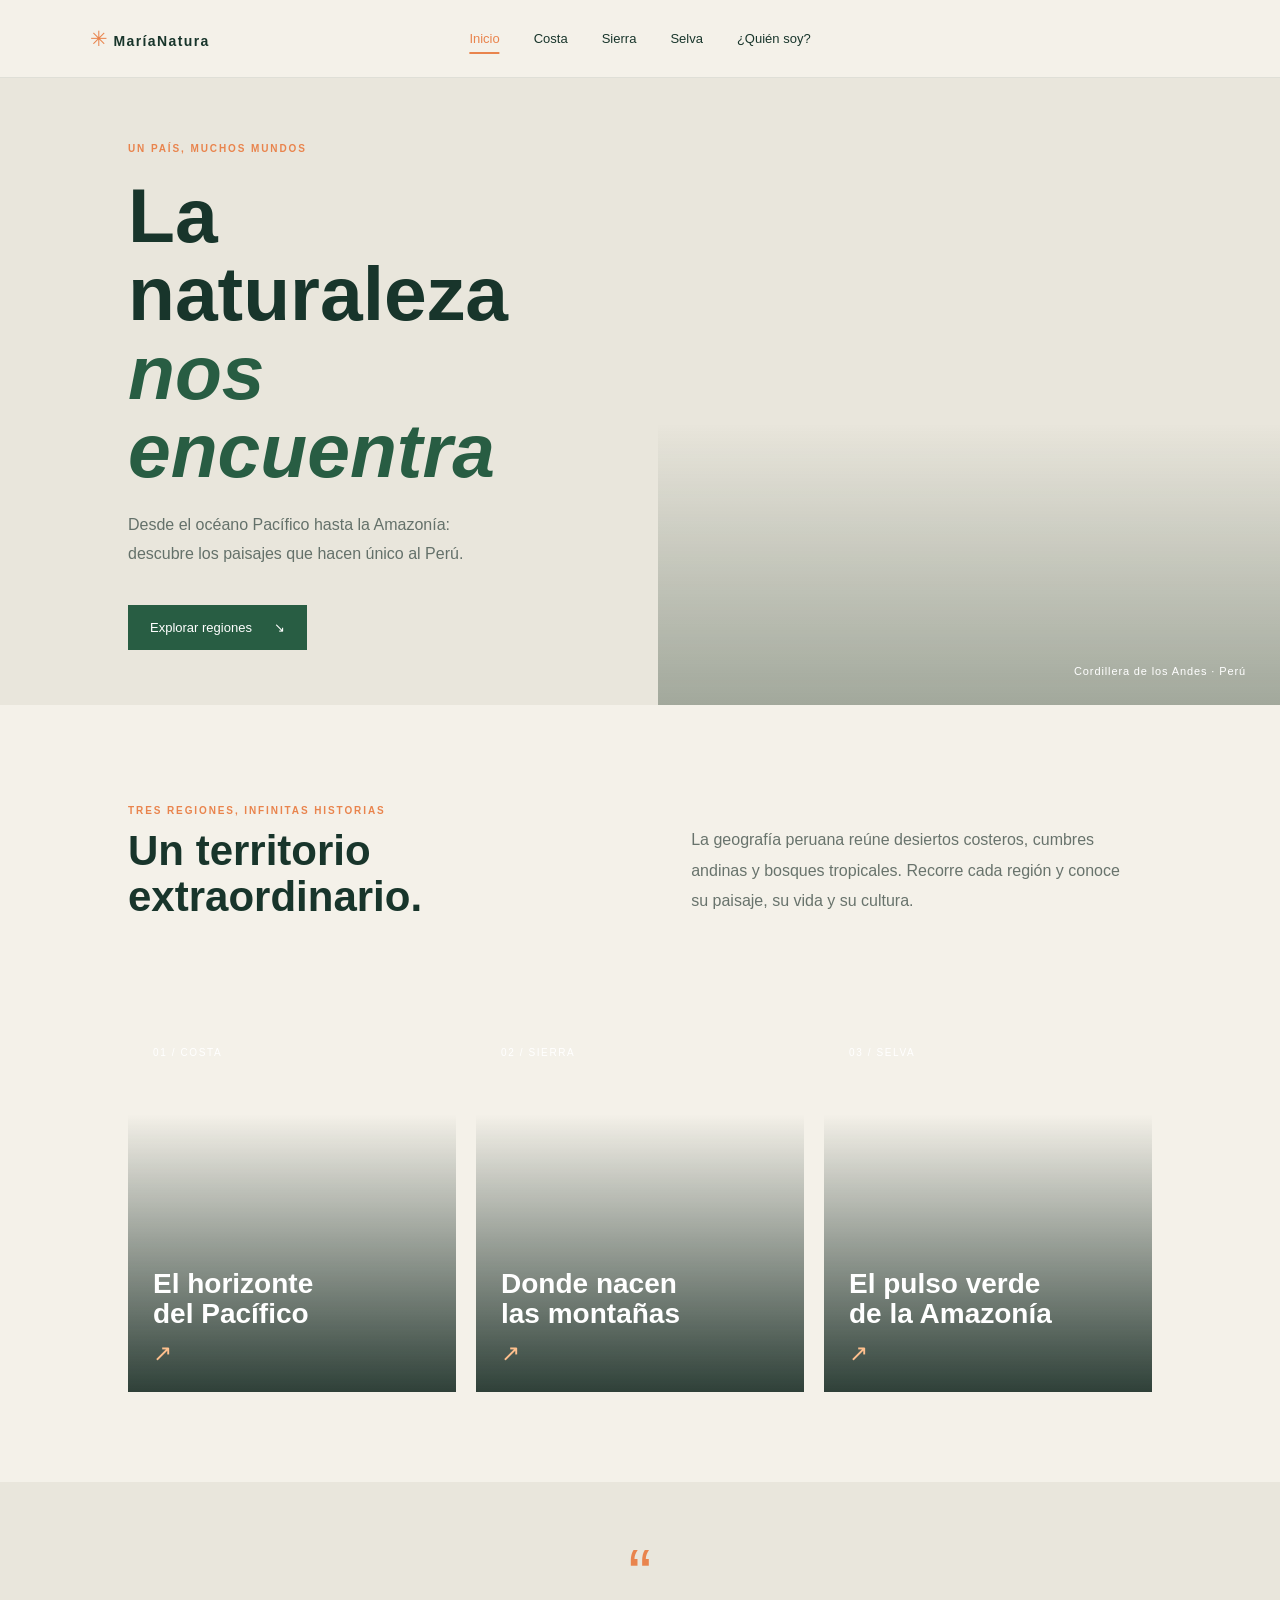
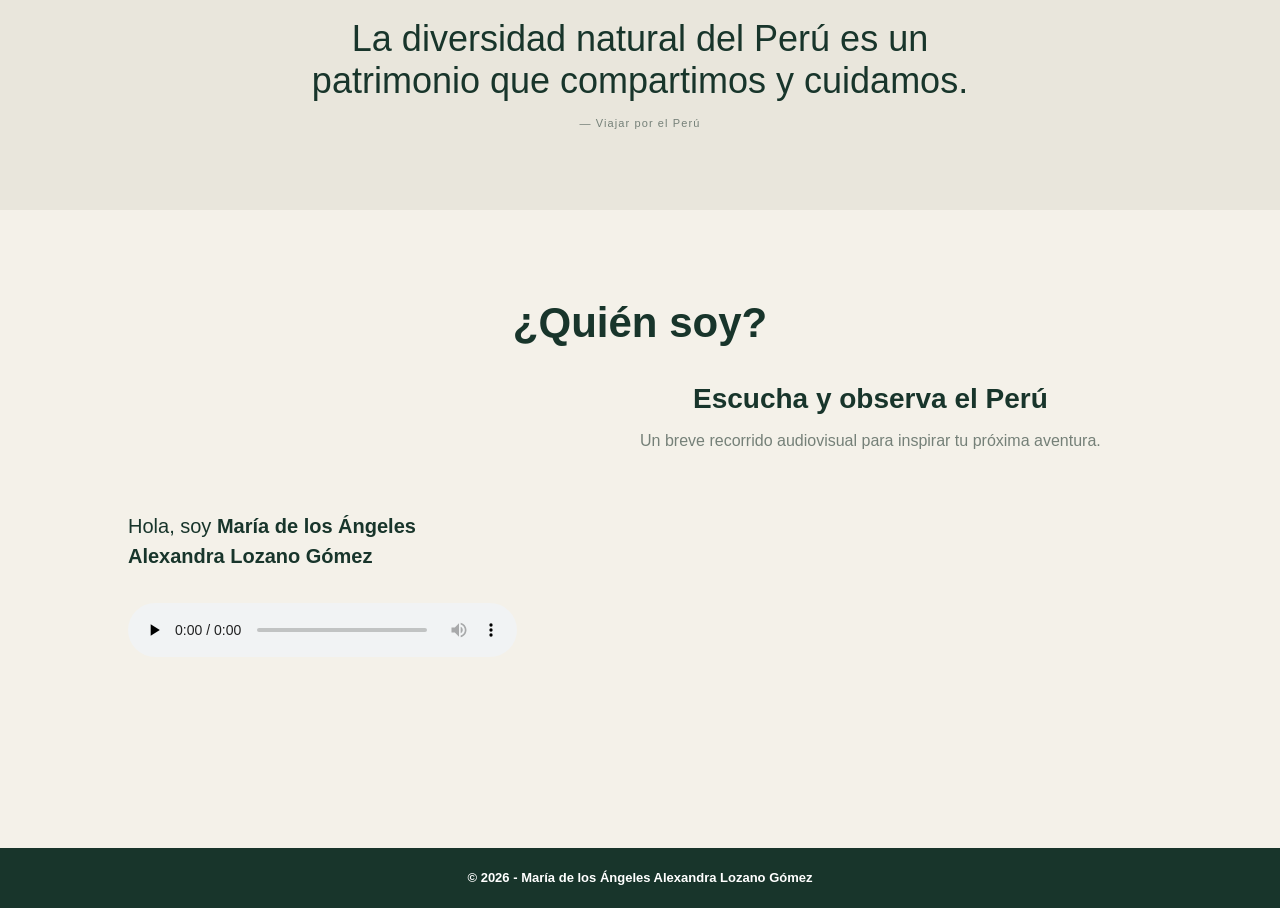
<file: index.html>
<!DOCTYPE html>
<html lang="es">
  <head>
    <meta charset="UTF-8">
    <meta name="viewport" content="width=device-width, initial-scale=1.0">
    <meta name="description" content="Explora la diversidad natural del Perú: costa, sierra y selva.">
    <title> MaríaNatura - Inicio </title>
    <link rel="stylesheet" href="css/index.css">
    <link rel="stylesheet" href="css/menu-footer.css">
  </head>
  <body>
    <a class="salto" href="#contenido"> Saltar al contenido </a>
    <header class="encabezado">
      <a class="marca" href="index.html"><span class="marca-icono"> ✳ </span> MaríaNatura </a>
      <button class="menu-toggle" aria-label="Abrir menú" aria-expanded="false"> ☰ </button>
      <nav class="menu" aria-label="Navegación principal">
        <a class="activo" href="index.html"> Inicio </a>
        <a href="costa.html"> Costa </a>
        <a href="sierra.html"> Sierra </a>
        <a href="selva.html"> Selva </a>
        <a href="#quien-soy">¿Quién soy?</a>
      </nav>
    </header>
    <main id="contenido">
      <section class="hero">
        <div class="hero-texto">
          <p class="sobrelinea"> UN PAÍS, MUCHOS MUNDOS </p>
          <h1> La naturaleza <br><em> nos encuentra </em></h1>
          <p> Desde el océano Pacífico hasta la Amazonía: descubre los paisajes que hacen único al Perú. </p>
          <a class="boton" href="#regiones"> Explorar regiones <span> ↘ </span></a>
        </div>
        <div class="hero-foto">
          <span class="foto-etiqueta"> Cordillera de los Andes · Perú </span>
        </div>
      </section>
      <section class="intro bloque" id="regiones">
        <div>
          <p class="sobrelinea"> TRES REGIONES, INFINITAS HISTORIAS </p>
          <h2> Un territorio <br> extraordinario. </h2>
        </div>
        <p class="intro-texto"> La geografía peruana reúne desiertos costeros, cumbres andinas y bosques tropicales. Recorre cada región y conoce su paisaje, su vida y su cultura. </p>
      </section>
      <section class="tarjetas bloque">
        <a class="tarjeta tarjeta-costa" href="costa.html">
          <span class="numero"> 01 / COSTA </span>
          <div>
            <h3> El horizonte <br> del Pacífico </h3>
            <span class="flecha"> ↗ </span>
          </div>
        </a>
        <a class="tarjeta tarjeta-sierra" href="sierra.html">
          <span class="numero"> 02 / SIERRA </span>
          <div>
            <h3> Donde nacen <br> las montañas </h3>
            <span class="flecha"> ↗ </span>
          </div>
        </a>
        <a class="tarjeta tarjeta-selva" href="selva.html">
          <span class="numero"> 03 / SELVA </span>
          <div>
            <h3> El pulso verde <br> de la Amazonía </h3>
            <span class="flecha"> ↗ </span>
          </div>
        </a>
      </section>
      <section class="cita bloque">
        <span> “ </span>
        <blockquote> La diversidad natural del Perú es un patrimonio que compartimos y cuidamos. </blockquote>
        <p> — Viajar por el Perú </p>
      </section>
      <section class="multimedia bloque" id="quien-soy">
        <h2 class="titulo-quien-soy">¿Quién soy?</h2>
        <div class="presentacion-audio">
          <p class="saludo-audio">Hola, soy <strong>María de los Ángeles Alexandra Lozano Gómez</strong></p>
          <audio controls preload="none">
            <source src="https://upload.wikimedia.org/wikipedia/commons/transcoded/8/8a/Peru_national_anthem.ogg/Peru_national_anthem.ogg.mp3" type="audio/mpeg">
            Tu navegador no admite audio.
          </audio>
        </div>
        <div class="video">
          <h3>Escucha y observa el Perú</h3>
          <p>Un breve recorrido audiovisual para inspirar tu próxima aventura.</p>
          <iframe src="https://www.youtube.com/embed/4OBQZKvnves" title="Video de paisajes del Perú" loading="lazy" allow="accelerometer; autoplay; clipboard-write; encrypted-media; gyroscope; picture-in-picture" allowfullscreen></iframe>
        </div>
      </section>
    </main>
    <footer class="pie">
      <small> © 2026 - María de los Ángeles Alexandra Lozano Gómez </small>
    </footer>
    <script src="js/menu.js"></script>
  </body>
</html>
</file>
<file: css/index.css>
@import url('https://fonts.googleapis.com/css2?family=DM+Sans:wght@400;500;600;700&family=Playfair+Display:ital,wght@0,600;0,700;1,600;1,700&display=swap');
:root {
  --ink: #18352b;
  --green: #285d43;
  --cream: #f4f1e9;
  --orange: #e9844d;
  --muted: #758078
}
* {
  box-sizing: border-box
}
html {
  scroll-behavior: smooth
}
body {
  margin: 0;
  background: var(--cream);
  color: var(--ink);
  font-family: 'DM Sans', sans-serif
}
.salto {
  position: absolute;
  left: -9999px
}
.salto:focus {
  left: 12px;
  top: 12px;
  background: #fff;
  padding: 12px;
  z-index: 5
}
.encabezado {
  height: 78px;
  padding: 0 7%;
  display: flex;
  justify-content: space-between;
  align-items: center;
  background: var(--cream);
  position: sticky;
  top: 0;
  z-index: 4;
  border-bottom: 1px solid #18352b18
}
.marca {
  text-decoration: none;
  color: var(--ink);
  font-size: 14px;
  font-weight: 700;
  letter-spacing: .1em
}
.marca-icono {
  color: var(--orange);
  font-size: 21px
}
.marca span:last-child {
  font-weight: 400;
  letter-spacing: 0
}
.menu {
  display: flex;
  gap: 34px
}
.menu a {
  color: var(--ink);
  text-decoration: none;
  font-size: 13px;
  padding: 10px 0;
  position: relative;
  transition: color .2s
}
.menu a:after {
  content: '';
  position: absolute;
  bottom: 2px;
  left: 0;
  width: 0;
  height: 2px;
  background: var(--orange);
  transition: width .25s
}
.menu a:hover,.menu a:focus,.menu a.activo {
  color: var(--orange)
}
.menu a:hover:after,.menu a:focus:after,.menu a.activo:after {
  width: 100%
}
.menu-toggle {
  display: none
}
.hero {
  min-height: 560px;
  display: grid;
  grid-template-columns: 46% 54%;
  padding-left: 10%;
  background: #e9e6dc
}
.hero-texto {
  align-self: center;
  padding: 55px 12% 55px 0;
  animation: aparece .7s ease both
}
.sobrelinea {
  font-size: 10px;
  font-weight: 700;
  letter-spacing: .19em;
  color: var(--orange)
}
h1,h2,h3,blockquote {
  font-family: 'Playfair Display', serif
}
h1 {
  font-size: clamp(48px, 6vw, 78px);
  line-height: 1.02;
  margin: 22px 0
}
h1 em {
  color: var(--green)
}
.hero-texto>p:not(.sobrelinea) {
  color: #64716a;
  line-height: 1.8;
  max-width: 390px
}
.boton {
  display: inline-block;
  margin-top: 20px;
  background: var(--green);
  color: white;
  text-decoration: none;
  padding: 15px 22px;
  font-size: 13px;
  transition: background .2s, transform .2s
}
.boton:hover {
  background: var(--orange);
  transform: translateY(-3px)
}
.boton span {
  margin-left: 18px
}
.hero-foto {
  min-height: 560px;
  position: relative;
  background: linear-gradient(0deg, #142d1c55, transparent 45%), url('https://images.unsplash.com/photo-1464822759023-fed622ff2c3b?auto=format&fit=crop&w=1300&q=85') center/cover
}
.foto-etiqueta {
  position: absolute;
  bottom: 28px;
  right: 34px;
  color: white;
  font-size: 11px;
  letter-spacing: .08em
}
.bloque {
  padding: 90px 10%
}
.intro {
  display: grid;
  grid-template-columns: 1fr 1fr;
  gap: 10%;
  align-items: end
}
.intro h2,.multimedia h2 {
  font-size: 42px;
  line-height: 1.1;
  margin: 12px 0
}
.intro-texto {
  color: #68736c;
  line-height: 1.9;
  max-width: 440px
}
.tarjetas {
  display: grid;
  grid-template-columns: repeat(3, 1fr);
  gap: 20px;
  padding-top: 0
}
.tarjeta {
  height: 370px;
  text-decoration: none;
  color: white;
  padding: 25px;
  display: flex;
  flex-direction: column;
  justify-content: space-between;
  overflow: hidden;
  position: relative;
  background-size: cover;
  background-position: center;
  transition: transform .3s
}
.tarjeta:before {
  content: '';
  position: absolute;
  inset: 0;
  background: linear-gradient(0deg, #10251ddd, transparent 75%);
  transition: background .3s
}
.tarjeta:hover {
  transform: translateY(-7px)
}
.tarjeta>* {
  position: relative
}
.tarjeta-costa {
  background-image: url('https://images.unsplash.com/photo-1518837695005-2083093ee35b?auto=format&fit=crop&w=800&q=80')
}
.tarjeta-sierra {
  background-image: url('https://images.unsplash.com/photo-1464822759023-fed622ff2c3b?auto=format&fit=crop&w=800&q=80')
}
.tarjeta-selva {
  background-image: url('https://images.unsplash.com/photo-1516026672322-bc52d61a55d5?auto=format&fit=crop&w=800&q=80')
}
.numero {
  font-size: 10px;
  letter-spacing: .16em
}
.tarjeta h3 {
  font-size: 28px;
  line-height: 1.1;
  margin: 0 0 10px
}
.flecha {
  font-size: 23px;
  color: #ffc08e
}
.cita {
  background: #e9e6dc;
  text-align: center;
  padding-top: 65px;
  padding-bottom: 70px
}
.cita>span {
  color: var(--orange);
  font: 70px 'Playfair Display';
  line-height: .8
}
.cita blockquote {
  font-size: clamp(24px, 3vw, 36px);
  max-width: 740px;
  margin: 15px auto
}
.cita p {
  font-size: 11px;
  color: var(--muted);
  letter-spacing: .1em
}
.multimedia {
  display: grid;
  grid-template-columns: 38% 1fr;
  gap: 7%;
  align-items: center
}
.multimedia>div:first-child>p:not(.sobrelinea) {
  color: var(--muted);
  line-height: 1.8
}
.multimedia audio {
  width: 100%;
  margin-top: 18px
}
.multimedia small {
  display: block;
  font-size: 10px;
  color: var(--muted);
  margin-top: 8px
}
.video {
  aspect-ratio: 16/9;
  background: #ddd
}
.video iframe {
  width: 100%;
  height: 100%;
  border: 0
}
.pie {
  background: var(--ink);
  color: white;
  padding: 40px 10%;
  display: grid;
  grid-template-columns: 1fr 1fr;
  gap: 16px;
  align-items: center
}
.pie .marca {
  color: white
}
.pie p,.pie a:not(.marca) {
  color: #c1ccc4;
  font-size: 12px
}
.pie a:not(.marca) {
  justify-self: end
}
.pie small {
  font-size: 10px;
  color: #9aa99e
}
.pagina-hero {
  min-height: 370px;
  padding: 90px 10%;
  color: white;
  background-position: center;
  background-size: cover;
  position: relative
}
.pagina-hero:before {
  content: '';
  position: absolute;
  inset: 0;
  background: linear-gradient(90deg, #10251dcc, transparent)
}
.pagina-hero>* {
  position: relative
}
.pagina-hero h1 {
  font-size: 64px;
  margin: 12px 0
}
.pagina-hero p {
  max-width: 500px;
  line-height: 1.8
}
.pagina-contenido {
  display: grid;
  grid-template-columns: 1.2fr .8fr;
  gap: 8%;
  align-items: center
}
.pagina-contenido h2 {
  font-size: 38px
}
.pagina-contenido p {
  line-height: 1.9;
  color: #66736b
}
.pagina-imagen {
  width: 100%;
  height: 330px;
  object-fit: cover
}
.dato {
  border-left: 3px solid var(--orange);
  padding: 12px 18px;
  margin-top: 22px;
  color: var(--green)!important;
  background: #e9e6dc
}
.mini-galeria {
  display: grid;
  grid-template-columns: repeat(3, 1fr);
  gap: 16px
}
.mini-galeria img {
  width: 100%;
  height: 210px;
  object-fit: cover
}
.mini-galeria p {
  font-size: 12px;
  color: var(--muted)
}
.arquitectura-hero {
  background: #244a38;
  color: #fff;
  padding: 70px 10%
}
.arquitectura-hero h1 {
  font-size: 52px
}
.mapa {
  display: flex;
  flex-direction: column;
  align-items: center;
  gap: 18px
}
.mapa-nodo {
  padding: 15px 26px;
  background: #fff;
  border: 1px solid #d6d8ce;
  text-align: center;
  min-width: 190px;
  box-shadow: 0 5px 20px #1231
}
.mapa-raiz {
  background: var(--green);
  color: #fff
}
.mapa-rama {
  display: flex;
  gap: 16px;
  flex-wrap: wrap;
  justify-content: center
}
.mapa-flecha {
  color: var(--orange);
  font-size: 22px
}
.wireframes {
  display: grid;
  grid-template-columns: repeat(2, 1fr);
  gap: 22px
}
.wire {
  background: white;
  border: 1px solid #d6d8ce;
  padding: 20px
}
.wire h3 {
  margin-top: 0
}
.wf-bar {
  background: #dfe4dc;
  height: 24px;
  margin: 8px 0
}
.wf-hero {
  height: 85px;
  background: #c7d4ca;
  display: grid;
  place-items: center
}
.wf-cols {
  display: grid;
  grid-template-columns: repeat(3, 1fr);
  gap: 7px
}
.wf-cols i {
  height: 55px;
  background: #e5e2d8
}
.wf-foot {
  height: 20px;
  background: var(--green);
  margin-top: 9px
}
@keyframes aparece {
  from {
    opacity: 0;
    transform: translateY(14px)
  }
  to {
    opacity: 1;
    transform: translateY(0)
  }
}
@media(max-width:760px) {
  .encabezado {
    height: 66px;
    padding: 0 6%
  }
  .menu-toggle {
    display: block;
    border: 0;
    background: none;
    color: var(--ink);
    font-size: 22px
  }
  .menu {
    display: none;
    position: absolute;
    top: 66px;
    left: 0;
    right: 0;
    background: var(--cream);
    padding: 18px 7%;
    flex-direction: column;
    gap: 8px;
    border-bottom: 1px solid #ccc
  }
  .menu.abierto {
    display: flex
  }
  .hero {
    grid-template-columns: 1fr;
    padding-left: 7%
  }
  .hero-texto {
    padding: 60px 8% 45px 0
  }
  .hero-foto {
    min-height: 320px
  }
  .bloque {
    padding: 65px 7%
  }
  .intro,.multimedia,.pagina-contenido {
    grid-template-columns: 1fr;
    gap: 22px
  }
  .tarjetas {
    grid-template-columns: 1fr
  }
  .tarjeta {
    height: 300px
  }
  .wireframes {
    grid-template-columns: 1fr
  }
  .pagina-hero {
    padding: 70px 7%
  }
  .pagina-hero h1 {
    font-size: 48px
  }
  .pagina-contenido {
    padding-top: 48px
  }
  .pie {
    grid-template-columns: 1fr;
    padding: 32px 7%
  }
  .pie a:not(.marca) {
    justify-self: start
  }
  .mini-galeria {
    grid-template-columns: 1fr
  }
}
@media(prefers-reduced-motion:reduce) {
  *,*:before,*:after {
    animation-duration: .01ms!important;
    scroll-behavior: auto!important;
    transition-duration: .01ms!important
  }
}

.multimedia > .titulo-quien-soy {
  grid-column: 1 / -1;
  margin: 0 0 4px;
}
.saludo-audio {
  margin-top: 0;
  margin-bottom: 14px;
  color: var(--ink);
  font-size: 20px;
  line-height: 1.5;
}
.saludo-audio strong {
  font-weight: 700;
}
.video h3 {
  margin: 0 0 12px;
  color: var(--ink);
  font-size: 28px;
}
.video p {
  margin: 0 0 18px;
  color: var(--muted);
  line-height: 1.8;
}
.multimedia {
  scroll-margin-top: 90px;
}
.multimedia > .titulo-quien-soy {
  text-align: center;
  width: 100%;
}
.video {
  aspect-ratio: auto;
  background: transparent;
}
.video h3,
.video p {
  text-align: center;
}
.video iframe {
  display: block;
  height: auto;
  aspect-ratio: 16 / 9;
}
</file>
<file: css/menu-footer.css>
.encabezado {
  position: sticky;
  top: 0;
  z-index: 4;
  background: #f4f1e9;
  border-bottom: 1px solid #18352b18
}
.menu a {
  transition: color .2s
}
.menu a:hover,.menu a:focus,.menu a.activo {
  color: #e9844d
}
.menu a:after {
  transition: width .25s
}
.menu a:hover:after,.menu a:focus:after,.menu a.activo:after {
  width: 100%
}
.pie {
  background: #18352b;
  color: white
}
.pie a:not(.marca) {
  color: #c1ccc4;
  transition: color .2s
}
.pie a:not(.marca):hover {
  color: #e9844d
}
@media(max-width:760px) {
  .menu {
    background: #f4f1e9
  }
  .menu.abierto {
    display: flex
  }
  .pie a:not(.marca) {
    justify-self: start
  }
}
body {
  font-family: Calibri, Arial, sans-serif
}
.menu {
  position: absolute;
  left: 50%;
  transform: translateX(-50%);
  justify-content: center
}
.menu a {
  font-family: Calibri, Arial, sans-serif
}
.pie {
  font-family: Calibri, Arial, sans-serif
}
@media(max-width:760px) {
  .menu {
    position: absolute;
    left: 0;
    transform: none;
    justify-content: flex-start
  }
}
* {
  font-family: Calibri, Arial, sans-serif!important
}
.pie {
  min-height: 0;
  padding: 12px 10%;
  display: flex;
  justify-content: center;
  align-items: center;
  text-align: center
}
.pie small {
  font-size: 13px;
  font-weight: 700;
  line-height: 1.2;
  color: #fff
}
@media(max-width:760px) {
  .pie {
    padding: 10px 6%
  }
}
.pie {
  padding-top: 22px;
  padding-bottom: 22px
}
@media(max-width:760px) {
  .pie {
    padding-top: 20px;
    padding-bottom: 20px
  }
}
</file>
